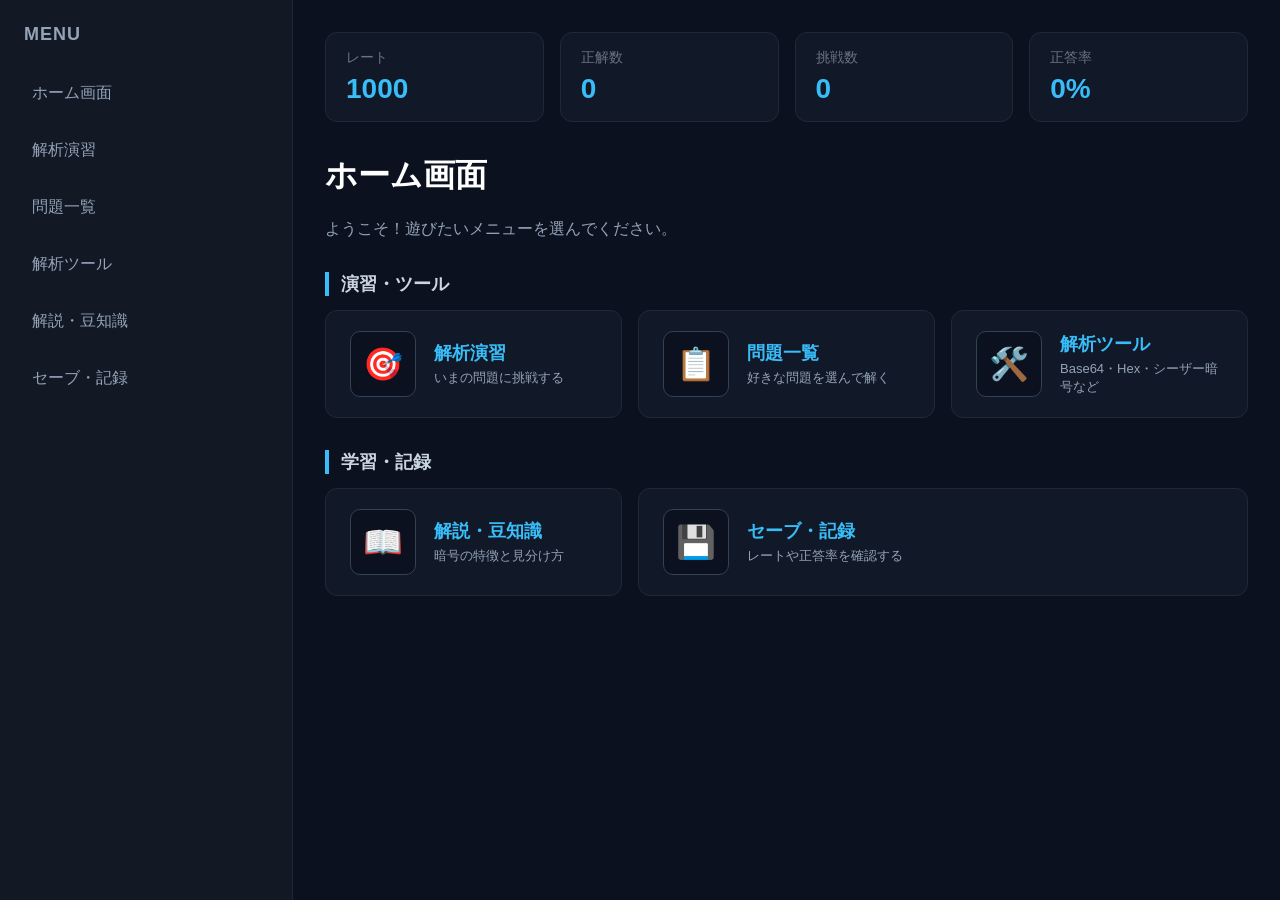
<file: index.html>
<!DOCTYPE html>
<html lang="ja">
<head>
  <meta charset="UTF-8">
  <title>CTFサイト</title>
  <link rel="stylesheet" href="style.css">
</head>
<body>

  <div class="app-container">

    <!-- サイドバー -->
    <aside class="sidebar">
      <h2>MENU</h2>
      <button class="nav-btn" onclick="showScreen('home-screen')">ホーム画面</button>
      <button class="nav-btn" onclick="showScreen('play-screen')">解析演習</button>
      <button class="nav-btn" onclick="showScreen('list-screen')">問題一覧</button>
      <button class="nav-btn" onclick="showScreen('tool-screen')">解析ツール</button>
      <button class="nav-btn" onclick="showScreen('commentary-screen')">解説・豆知識</button>
      <button class="nav-btn" onclick="showScreen('save-screen')">セーブ・記録</button>
    </aside>

    <!-- メインコンテンツ -->
    <main class="main-content">
      
      <!-- ステータス表示領域 -->
      <div class="status-container">
        <div class="status-card"><div class="status-label">レート</div><div class="status-value"><span id="user-rate">1000</span></div></div>
        <div class="status-card"><div class="status-label">正解数</div><div class="status-value"><span id="user-solved">0</span></div></div>
        <div class="status-card"><div class="status-label">挑戦数</div><div class="status-value"><span id="user-attempts">0</span></div></div>
        <div class="status-card"><div class="status-label">正答率</div><div class="status-value"><span id="user-accuracy">0%</span></div></div>
      </div>
      
      <!-- 1. ホーム画面 -->
      <div id="home-screen" class="page-screen active">
        <h1>ホーム画面</h1>
        <p class="home-lead">ようこそ！遊びたいメニューを選んでください。</p>

        <!-- セクション1：演習・ツール（3枚） -->
        <h2 class="home-section-title">演習・ツール</h2>
        <div class="home-grid">
          <button type="button" class="home-tile" onclick="showScreen('play-screen')">
            <span class="home-tile-icon">🎯</span>
            <span class="home-tile-name">解析演習</span>
            <span class="home-tile-desc">いまの問題に挑戦する</span>
          </button>
          <button type="button" class="home-tile" onclick="showScreen('list-screen')">
            <span class="home-tile-icon">📋</span>
            <span class="home-tile-name">問題一覧</span>
            <span class="home-tile-desc">好きな問題を選んで解く</span>
          </button>
          <button type="button" class="home-tile" onclick="showScreen('tool-screen')">
            <span class="home-tile-icon">🛠️</span>
            <span class="home-tile-name">解析ツール</span>
            <span class="home-tile-desc">Base64・Hex・シーザー暗号など</span>
          </button>
        </div>

        <!-- セクション2：学習・記録（2枚） -->
        <h2 class="home-section-title">学習・記録</h2>
        <div class="home-grid">
          <button type="button" class="home-tile" onclick="showScreen('commentary-screen')">
            <span class="home-tile-icon">📖</span>
            <span class="home-tile-name">解説・豆知識</span>
            <span class="home-tile-desc">暗号の特徴と見分け方</span>
          </button>
          <button type="button" class="home-tile home-tile-wide" onclick="showScreen('save-screen')">
            <span class="home-tile-icon">💾</span>
            <span class="home-tile-name">セーブ・記録</span>
            <span class="home-tile-desc">レートや正答率を確認する</span>
          </button>
        </div>
      </div>

      <!-- 2. 解析演習画面 -->
      <div id="play-screen" class="page-screen">
        <h1>解析演習</h1>
        <div class="exercise-card">
          <div class="exercise-header">
            <h3>現在の問題</h3>
            <!-- ========================================== -->
            <!-- ★変更: タイマーUIを難易度の左に移動し横並びに -->
            <!-- ========================================== -->
            <div style="display: flex; align-items: center; gap: 15px;">
              <div class="timer-ui">
                <span class="timer-display"><i class="fas fa-clock"></i> <span id="current-timer">00:00</span></span>
                <!-- ★変更: 停止中の表示は「開始」ではなく「再開」 -->
                <button id="timer-start-btn" class="timer-btn start"><i class="fas fa-play"></i> 再開</button>
                <button id="timer-reset-btn" class="timer-btn reset"><i class="fas fa-redo"></i></button>
              </div>
              <span id="difficulty" class="exercise-difficulty">難易度: 読み込み中...</span>
            </div>
          </div>
          <div class="exercise-body">
            <p id="question">問題が表示されます</p>
            <div class="question-header-controls">
            
            <!-- ヒント機能のドロップダウンエリア -->
            <div style="margin-top: 15px;">
              <button onclick="toggleHint()" style="background: none; border: none; color: #facc15; cursor: pointer; font-weight: bold; display: flex; align-items: center; gap: 5px; padding: 0; font-size: 14px; outline: none;">
                💡 ヒントを見る
              </button>
              <div id="hint-panel" style="max-height: 0px; overflow: hidden; transition: max-height 0.3s ease;">
                <div style="padding: 12px; margin-top: 10px; background-color: #1e293b; border-left: 4px solid #facc15; border-radius: 4px;">
                  <p id="hint-text" style="color: #cbd5e1; font-size: 14px; margin: 0; line-height: 1.5;"></p>
                </div>
              </div>
            </div>

          </div>
        </div>
        <div class="exercise-input-group">
          <input type="text" id="answer" class="exercise-input" placeholder="フラグを入力してください">
          <button onclick="checkAnswer()" class="exercise-submit-btn">送信</button>
        </div>
        <h2 id="result" style="margin-top: 20px; color: #0ea5e9;"></h2>

        <!-- 簡易解析ツール（ドロップダウン） -->
        <div style="margin-top: 40px; border-top: 1px solid #1f2937; padding-top: 20px;">
          <button type="button" class="exercise-submit-btn" onclick="toggleDropdown()" style="background-color: #1e293b; color: #38bdf8; border: 1px solid #334155; width: auto; display: flex; gap: 10px; align-items: center;">
            🛠️ 簡易解析ツール <span id="arrow-icon" class="arrow-icon">▼</span>
          </button>
          
          <div id="tools-dropdown" class="dropdown-container" style="margin-top: 15px;">
            <div style="margin-bottom: 15px;">
              <label style="font-size: 14px; color: #94a3b8; margin-right: 10px;">デコード方式:</label>
              <select id="inline-tool-selector" onchange="switchInlineTool()" style="padding: 8px; background: #111827; color: white; border: 1px solid #334155; border-radius: 6px; font-size: 14px; outline: none;">
                <option value="base64">Base64 デコーダー</option>
                <option value="base32">Base32 デコーダー</option>
                <option value="hex">Hex (16進数) デコーダー</option>
                <option value="binary">Binary (2進数) デコーダー</option>
                <option value="caesar">Caesar デコーダー</option>
                <option value="atbash">Atbash デコーダー</option>
                <option value="vigenere">Vigenere デコーダー</option>
                <option value="url">URL デコーダー</option>
                <option value="html">HTML デコーダー</option>
                <option value="ascii_dec">ASCII Decimal (10進数) デコーダー</option>
                <option value="hash">ハッシュ識別 (MD5/SHA1/SHA256)</option>
              </select>
            </div>

            <!-- Base64エリア -->
            <div id="inline-base64-area">
              <div style="display: flex; gap: 10px; align-items: center;">
                <input type="text" id="tool-base64-input" class="tool-input" placeholder="Base64文字列を入力">
                <button class="exercise-submit-btn" onclick="runBase64()">デコード</button>
              </div>
              <p id="tool-base64-result" style="margin-top: 10px; font-weight: bold;"></p>
              <img id="tool-base64-img" style="margin-top: 10px; max-width: 100%; display: none;">
            </div>

            <!-- Base32エリア -->
            <div id="inline-base32-area" style="display: none;">
              <div style="display: flex; gap: 10px; align-items: center;">
                <input type="text" id="tool-base32-input" class="tool-input" placeholder="Base32文字列を入力 (例: JBSWY3DPEBLW64TMMQQQ====)">
                <button class="exercise-submit-btn" onclick="runInlineBase32()">デコード</button>
              </div>
              <p id="tool-base32-result" style="margin-top: 10px; font-weight: bold;"></p>
            </div>

            <!-- Hexエリア -->
            <div id="inline-hex-area" style="display: none;">
              <div style="display: flex; gap: 10px; align-items: center;">
                <input type="text" id="tool-hex-input" class="tool-input" placeholder="例: 48 65 6c 6c 6f">
                <button class="exercise-submit-btn" onclick="runHex()">デコード</button>
              </div>
              <p id="tool-hex-result" style="margin-top: 10px; font-weight: bold;"></p>
            </div>

            <!-- Binaryエリア -->
            <div id="inline-binary-area" style="display: none;">
              <div style="display: flex; gap: 10px; align-items: center;">
                <input type="text" id="inline-binary-input" class="tool-input" placeholder="例: 01001000 01100101">
                <button class="exercise-submit-btn" onclick="runInlineBinary()">デコード</button>
              </div>
              <p id="inline-binary-result" style="margin-top: 10px; font-weight: bold;"></p>
            </div>

            <!-- Caesarエリア -->
            <div id="inline-caesar-area" style="display: none;">
              <div style="display: flex; gap: 10px; align-items: center;">
                <input type="text" id="inline-caesar-input" class="tool-input" placeholder="暗号文を入力 (例: Khoor)">
                <select id="inline-caesar-shift" style="padding: 8px; background: #111827; color: white; border: 1px solid #334155; border-radius: 6px;"></select>
                <button class="exercise-submit-btn" onclick="runInlineCaesar()">デコード</button>
              </div>
              <p id="inline-caesar-result" style="margin-top: 10px; font-weight: bold;"></p>
            </div>

            <!-- Atbashエリア -->
            <div id="inline-atbash-area" style="display: none;">
              <div style="display: flex; gap: 10px; align-items: center;">
                <input type="text" id="inline-atbash-input" class="tool-input" placeholder="暗号文を入力 (例: Svool)">
                <button class="exercise-submit-btn" onclick="runInlineAtbash()">デコード</button>
              </div>
              <p id="inline-atbash-result" style="margin-top: 10px; font-weight: bold;"></p>
            </div>

            <!-- Vigenereエリア -->
            <div id="inline-vigenere-area" style="display: none;">
              <div style="display: flex; gap: 10px; align-items: center; flex-wrap: wrap;">
                <input type="text" id="inline-vigenere-input" class="tool-input" placeholder="暗号文を入力">
                <input type="text" id="inline-vigenere-key" class="tool-input" placeholder="鍵 (Key) を入力" style="max-width: 150px;">
                <button class="exercise-submit-btn" onclick="runInlineVigenere()">デコード</button>
              </div>
              <p id="inline-vigenere-result" style="margin-top: 10px; font-weight: bold;"></p>
            </div>

            <!-- URLエリア -->
            <div id="inline-url-area" style="display: none;">
              <div style="display: flex; gap: 10px; align-items: center;">
                <input type="text" id="inline-url-input" class="tool-input" placeholder="例: %48%65%6c%6c%6f">
                <button class="exercise-submit-btn" onclick="runInlineUrl()">デコード</button>
              </div>
              <p id="inline-url-result" style="margin-top: 10px; font-weight: bold;"></p>
            </div>

            <!-- HTMLエリア -->
            <div id="inline-html-area" style="display: none;">
              <div style="display: flex; gap: 10px; align-items: center;">
                <input type="text" id="inline-html-input" class="tool-input" placeholder="例: &lt;script&gt;">
                <button class="exercise-submit-btn" onclick="runInlineHtml()">デコード</button>
              </div>
              <p id="inline-html-result" style="margin-top: 10px; font-weight: bold;"></p>
            </div>

            <!-- ASCII Decimalエリア -->
            <div id="inline-ascii_dec-area" style="display: none;">
              <div style="display: flex; gap: 10px; align-items: center;">
                <input type="text" id="inline-ascii_dec-input" class="tool-input" placeholder="例: 70 76 65 71 123">
                <button class="exercise-submit-btn" onclick="runInlineAsciiDec()">デコード</button>
              </div>
              <p id="inline-ascii_dec-result" style="margin-top: 10px; font-weight: bold;"></p>
            </div>

            <!-- Hash識別エリア -->
            <div id="inline-hash-area" style="display: none;">
              <div style="display: flex; gap: 10px; align-items: center;">
                <input type="text" id="inline-hash-input" class="tool-input" placeholder="ハッシュ値を入力 (MD5 / SHA1 / SHA256)">
                <button class="exercise-submit-btn" onclick="runInlineHash()">識別</button>
              </div>
              <p id="inline-hash-result" style="margin-top: 10px; font-weight: bold;"></p>
            </div>

          </div>
        </div>
      </div>
</div>
      <!-- 3. 問題一覧画面 -->
      <div id="list-screen" class="page-screen">
        <h1>問題一覧</h1>
        <p style="color: #94a3b8;">解きたい問題を選択してください。</p>
        <div id="question-list" style="display: grid; grid-template-columns: repeat(auto-fill, minmax(200px, 1fr)); gap: 15px; margin-top: 20px;"></div>
      </div>

      <!-- 4. 解析ツール (独立画面) -->
      <div id="tool-screen" class="page-screen">
        <h1>解析ツール</h1>
        
        <div class="exercise-card" style="max-width: 600px;">
          <div style="margin-bottom: 16px;">
            <label style="color: #94a3b8; display: block; margin-bottom: 8px; font-weight: bold;">使用するツールを選択:</label>
            <select id="tool-select" onchange="switchMainTool()" style="padding: 10px; background-color: #111827; color: white; border: 1px solid #334155; border-radius: 6px; font-size: 16px; width: 100%;">
              <option value="base64">Base64 デコード</option>
              <option value="base32">Base32 デコード</option>
              <option value="hex">Hex (16進数) デコード</option>
              <option value="binary">Binary (2進数) デコード</option>
              <option value="caesar">Caesar (シーザー暗号) デコード</option>
              <option value="atbash">Atbash (アトバシュ暗号) デコード</option>
              <option value="vigenere">Vigenere (ヴィジュネル暗号) 解読</option>
              <option value="url">URL デコード</option>
              <option value="html">HTMLエンティティ デコード</option>
              <option value="ascii_dec">ASCII Decimal (10進数) デコード</option>
              <option value="hash">ハッシュ値 識別 (MD5 / SHA1 / SHA256)</option>
            </select>
          </div>

          <!-- 入力エリア -->
          <div style="margin-bottom: 16px;">
            <textarea id="tool-input" rows="4" class="tool-input" style="width: 100%; box-sizing: border-box;" placeholder="変換したい文字列を入力..."></textarea>
          </div>

          <!-- オプション入力（シフト数や鍵） -->
          <div id="tool-extra-caesar" style="display: none; margin-bottom: 16px;">
            <label style="color: #94a3b8; margin-right: 10px;">シフト量:</label>
            <select id="tool-caesar-shift-select" style="padding: 8px; background: #111827; color: white; border: 1px solid #334155; border-radius: 6px;"></select>
          </div>

          <div id="tool-extra-vigenere" style="display: none; margin-bottom: 16px;">
            <input type="text" id="tool-vigenere-key" class="tool-input" placeholder="鍵 (Key) を入力">
          </div>

          <!-- 実行ボタン -->
          <button onclick="runSelectedMainTool()" class="exercise-submit-btn" style="width: 100%; font-weight: bold; margin-bottom: 16px;">実行</button>

          <!-- 結果表示エリア -->
          <div>
            <p id="tool-main-result" style="font-family: monospace; background-color: #111827; padding: 12px 16px; border-radius: 6px; border: 1px solid #1f2937; min-height: 24px; color: #00ffcc; word-break: break-all; margin: 0;"></p>
            <img id="tool-main-img" style="margin-top: 10px; max-width: 100%; display: none;">
          </div>
        </div>
      </div>

      <!-- 5. 解説・豆知識画面 -->
      <div id="commentary-screen" class="page-screen">
        <h1>暗号の解説 ＆ 豆知識</h1>
        <p style="color: #94a3b8; margin-bottom: 24px;">CTFでよく狙われる主要な形式の特徴と、解析に役立つ豆知識です。</p>

        <div class="exercise-card">
          <div class="exercise-header">
            <h3 style="color: #38bdf8;">📝 Base64（ベースロクヨン）</h3>
            <span class="exercise-difficulty">頻出度: ★★★</span>
          </div>
          <div class="exercise-body">
            <p><strong>【特徴】</strong> データを「A〜Z」「a〜z」「0〜9」と「+」「/」の**計64種類の文字**だけで表現する形式です。厳密には暗号ではなく、データを扱いやすくするための「エンコード（符号化）」です。</p>
            <p><strong>【豆知識・見分け方】</strong></p>
            <ul>
              <li>末尾に <code style="color: #00ffcc;">=</code> や <code style="color: #00ffcc;">==</code> というパディング（穴埋め文字）がついていることが多い。</li>
              <li>アルファベットの大文字・小文字・数字がランダムに混ざっている。</li>
              <li>CTFでは、画像データ（PNGなど）をBase64に変換して問題に埋め込む手法が非常によく使われます。</li>
            </ul>
          </div>
        </div>

        <div class="exercise-card">
          <div class="exercise-header">
            <h3 style="color: #38bdf8;">🔠 Base32（ベースサンニ）</h3>
            <span class="exercise-difficulty">頻出度: ★★☆</span>
          </div>
          <div class="exercise-body">
            <p><strong>【特徴】</strong> データを「A〜Z」の26文字と「2〜7」の6文字、計32種類の文字で表現するエンコード方式です。Base64と似ていますが、大文字のみで構成されるのが特徴です。</p>
            <p><strong>【豆知識・見分け方】</strong></p>
            <ul>
              <li>小文字が一切含まれず、数字も「2〜7」しか使われません（0, 1, 8, 9は不使用）。</li>
              <li>末尾に <code style="color: #00ffcc;">=</code>（パディング）がつくことがありますが、Base64よりも多く連続すること（===など）があります。</li>
              <li>CTFでは、一見すると大文字ばかりの謎の文字列として出題されることが多いです。</li>
            </ul>
          </div>
        </div>

        <div class="exercise-card">
          <div class="exercise-header">
            <h3 style="color: #38bdf8;">🔢 Hex（16進数表記）</h3>
            <span class="exercise-difficulty">頻出度: ★★★</span>
          </div>
          <div class="exercise-body">
            <p><strong>【特徴】</strong> コンピュータの生データを人間の目に見えるように、**「0〜9」と「a〜f（またはA〜F）」の16種類の文字**で表現したものです。2文字で「1バイト」のデータを表します。</p>
            <p><strong>【豆知識・見分け方】</strong></p>
            <ul>
              <li>文字の中に <code style="color: #00ffcc;">g</code> 以降のアルファベット（g, h, i...など）が**絶対に出てこない**のが最大の特徴。</li>
              <li>先頭に <code style="color: #00ffcc;">0x</code> がついていたり、2文字ごとにスペースで区切られていることが多い。</li>
              <li>CTFでは、ファイルの先頭データ（マジックナンバー）をHexで読み解き、隠されたファイル形式（PNGなら <code style="color: #00ffcc;">89 50 4E 47</code>）を突き止める際に必須の知識になります。</li>
            </ul>
          </div>
        </div>
        
        <div class="exercise-card">
          <div class="exercise-header">
            <h3 style="color: #38bdf8;">🔟 ASCII Decimal（10進数）</h3>
            <span class="exercise-difficulty">頻出度: ★★☆</span>
          </div>
          <div class="exercise-body">
            <p><strong>【特徴】</strong> 文字をコンピュータで扱うための「ASCIIコード」を、私たちが日常的に使う10進数（0〜9の数字）で表したものです。</p>
            <p><strong>【豆知識・見分け方】</strong></p>
            <ul>
              <li><code style="color: #00ffcc;">65</code>（A）から <code style="color: #00ffcc;">122</code>（z）あたりの2桁〜3桁の数字がスペース区切りで並んでいるのが最大の特徴です。</li>
              <li>CTFのフラグ形式（CTF{...}）によく使われる文字は、<code style="color: #00ffcc;">67 84 70 123</code> のように見えます（67=C, 84=T, 70=F, 123={）。</li>
              <li>単なる数字の羅列に見えるため、Hex（16進数）やOctal（8進数）と間違えないよう数値の範囲を観察するのがコツです。</li>
            </ul>
          </div>
        </div>

        <div class="exercise-card">
          <div class="exercise-header">
            <h3 style="color: #38bdf8;">💻 Binary（2進数表記）</h3>
            <span class="exercise-difficulty">頻出度: ★★☆</span>
          </div>
          <div class="exercise-body">
            <p><strong>【特徴】</strong> コンピュータの最小単位である**「0」と「1」だけ**で表現されたデータです。ASCIIコードでは、通常8桁（1バイト）のペアで1つのアルファベットや記号を表します。</p>
            <p><strong>【豆知識・見分け方】</strong></p>
            <ul>
              <li><code style="color: #00ffcc;">01000001</code> のように、「0」と「1」しか出現しないのが最大の特徴。</li>
              <li>8桁（または8の倍数の桁数）ごとにスペースで区切られていることが多い。</li>
              <li>CTFでは、通信の生データ解析やシリアル通信のキャプチャデータなどで頻出します。</li>
            </ul>
          </div>
        </div>

        <div class="exercise-card">
          <div class="exercise-header">
            <h3 style="color: #38bdf8;">🏛️ Caesar 暗号（シーザー暗号）</h3>
            <span class="exercise-difficulty">頻出度: ★★☆</span>
          </div>
          <div class="exercise-body">
            <p><strong>【特徴】</strong> アルファベットを指定した文字数分だけ「ずらす」古典的な暗号方式です。</p>
            <p><strong>【豆知識・見分け方】</strong></p>
            <ul>
              <li>文字数（26文字）が決まっているため、最大25パターンを試す「ブルートフォース（総当たり）」で簡単に解読可能です。</li>
              <li>13文字ずらす設定は特に <code style="color: #00ffcc;">ROT13</code> と呼ばれ、ネット上のネタバレ防止にも広く使われています。</li>
            </ul>
          </div>
        </div>

        <div class="exercise-card">
          <div class="exercise-header">
            <h3 style="color: #38bdf8;">🔄 Atbash 暗号（アトバシュ暗号）</h3>
            <span class="exercise-difficulty">頻出度: ★☆☆</span>
          </div>
          <div class="exercise-body">
            <p><strong>【特徴】</strong> アルファベットの順序を完全に対称に反転させる暗号です（A ↔ Z、B ↔ Y ...）。</p>
            <p><strong>【豆知識・見分け方】</strong></p>
            <ul>
              <li>暗号化と復号化（元の文に戻す処理）が全く同じアルゴリズムで行える特徴を持っています。</li>
            </ul>
          </div>
        </div>

        <div class="exercise-card">
          <div class="exercise-header">
            <h3 style="color: #38bdf8;">🗝️ Vigenere 暗号（ヴィジュネル暗号）</h3>
            <span class="exercise-difficulty">頻出度: ★★☆</span>
          </div>
          <div class="exercise-body">
            <p><strong>【特徴】</strong> 「鍵（Key）」となるキーワードの各文字を使って、アルファベットのずらし量を文字ごとに変化させる古典的な多表式暗号です。</p>
            <p><strong>【豆知識・見分け方】</strong></p>
            <ul>
              <li>暗号文と同時に「KEY」や「SECRET」といった文字列（鍵）が与えられるのが特徴。</li>
              <li>シーザー暗号と異なり、同じ文字でも位置によって異なる文字に暗号化されるため解読が少し複雑になります。</li>
              <li>記号（<code style="color: #00ffcc;">_</code> や <code style="color: #00ffcc;">{</code> など）はシフト処理を行わず、鍵の進みもスキップするのが標準的なルールです。</li>
            </ul>
          </div>
        </div>

        <div class="exercise-card">
          <div class="exercise-header">
            <h3 style="color: #38bdf8;">🌐 URLエンコード（パーセントエンコーディング）</h3>
            <span class="exercise-difficulty">頻出度: ★★★</span>
          </div>
          <div class="exercise-body">
            <p><strong>【特徴】</strong> Webブラウザのアドレスバーなどで、スペースや特殊文字を安全に送信するために**「% + 16進数2桁」**に変換する方式です。</p>
            <p><strong>【豆知識・見分け方】</strong></p>
            <ul>
              <li>文字列の中に <code style="color: #00ffcc;">%20</code> や <code style="color: #00ffcc;">%48%65%6c</code> のように <code style="color: #00ffcc;">%</code> が連続して出現するのが目印。</li>
              <li>Webセキュリティの分野（SQLインジェクションやXSSなどの攻撃ペイロード分析）で頻繁に遭遇します。</li>
            </ul>
          </div>
        </div>

        <div class="exercise-card">
          <div class="exercise-header">
            <h3 style="color: #38bdf8;">🏷️ HTMLエンティティ（実体参照）</h3>
            <span class="exercise-difficulty">頻出度: ★★☆</span>
          </div>
          <div class="exercise-body">
            <p><strong>【特徴】</strong> Webページ上でタグとして誤認される可能性のある記号（<code style="color: #00ffcc;">&lt;</code> や <code style="color: #00ffcc;">&gt;</code> など）を、安全に画面表示するために特殊な文字列へとエスケープする形式です。</p>
            <p><strong>【豆知識・見分け方】</strong></p>
            <ul>
              <li>先頭が <code style="color: #00ffcc;">&</code>（アンパサンド）で始まり、末尾が <code style="color: #00ffcc;">;</code>（セミコロン）で終わるのが基本形（例: <code style="color: #00ffcc;">&amp;lt;</code> = <code style="color: #00ffcc;">&lt;</code>）。</li>
              <li>Webサイトのソースコードを読み解くCTF問題（Webジャンル）でよく出題されます。</li>
            </ul>
          </div>
        </div>

        <div class="exercise-card">
          <div class="exercise-header">
            <h3 style="color: #38bdf8;">🔒 暗号学的ハッシュ値（Hash）</h3>
            <span class="exercise-difficulty">頻出度: ★★★</span>
          </div>
          <div class="exercise-body">
            <p><strong>【特徴】</strong> 入力データから固定長の不可逆な値を生成するアルゴリズムです。元データへの復元は基本的に不可能で、文字の長さ（桁数）でアルゴリズムを推測します。</p>
            <p><strong>【豆知識・見分け方】</strong></p>
            <ul>
              <li><strong>MD5:</strong> 32桁の16進数（128ビット）</li>
              <li><strong>SHA-1:</strong> 40桁の16進数（160ビット）</li>
              <li><strong>SHA-256:</strong> 64桁の16進数（256ビット）</li>
              <li>16進数（0〜9, a〜f）のみで構成されており、桁数を見るだけで一発で識別できます。</li>
            </ul>
          </div>
        </div>

      </div>

      <!-- 6. セーブ・記録画面 -->
      <div id="save-screen" class="page-screen">
        <h1>セーブ・記録</h1>
        <p style="color: #94a3b8; margin-bottom: 20px;">現在のあなたのプレイ実績です。回答するたびに自動保存（オートセーブ）されます。</p>

        <div class="exercise-card" style="max-width: 500px;">
          <div style="line-height: 2.2; font-size: 16px;">
            <p>現在のレート: <strong id="save-rate" style="color: #00ffcc; font-size: 20px;">1000</strong></p>
            <p>クリア問題数: <strong id="save-solved" style="color: #00ffcc; font-size: 20px;">0</strong></p>
            <p>総解答試行数: <strong id="save-attempts" style="color: #00ffcc; font-size: 20px;">0</strong></p>
            <p>現在の正答率: <strong id="save-accuracy" style="color: #00ffcc; font-size: 20px;">0%</strong></p>
          </div>
                  <!--★ 既存の正答率の下に追加 -->
          <div class="stat-row divider">
            <span>総経過時間 (計測時間):</span>
            <div class="stat-time-col">
              <span id="total-time-ja" class="highlight-green">0分00秒</span>
              <span id="total-time-ms" class="sub-text">(00:00)</span>
            </div>
          </div>
          <div class="stat-row">
            <span>現在の問題の計測タイム:</span>
            <span id="current-quest-time" class="highlight-blue">00:00</span>
          </div>
          
          <!-- クリアタイム記録一覧 -->
          <div class="clear-time-container">
            <p class="clear-time-title">クリアタイム記録一覧:</p>
            <ul id="clear-time-list" class="clear-time-list">
              <!-- JSで動的に追加される要素の例 -->
            </ul>
          </div>
          <!-- ★追加: セーブ・リセット操作ボタン領域 -->
          <div style="margin-top: 24px; border-top: 1px solid #1f2937; padding-top: 20px; display: flex; gap: 12px; flex-wrap: wrap;">
            <button type="button" onclick="manualSaveData()" class="exercise-submit-btn" style="background-color: #0284c7;">
              💾 手動セーブ
            </button>
            <button type="button" onclick="resetSaveData()" class="exercise-submit-btn" style="background-color: #dc2626;">
              🗑️ データリセット（消去）
            </button>
          </div>

          <!-- ★追加: 保存/消去完了時の通知メッセージ -->
          <p id="save-msg" style="margin-top: 15px; font-weight: bold; min-height: 20px;"></p>
        </div>
      </div>

    </main>
  </div>
  
  <script src="script.js"></script>
</body>
</html>
</file>
<file: style.css>
/* ==========================================
   1. 画面全体の基本設定（目標の色：深い紺黒）
   ========================================== */
html, body {
  margin: 0;
  padding: 0;
  height: 100%;
  font-family: "Segoe UI", -apple-system, BlinkMacSystemFont, Roboto, "Yu Gothic", sans-serif;
  background-color: #0b111e; /* 目標画像と同じ、深みのあるダークネイビー */
  color: #ffffff;            /* 文字は白 */
  overflow: hidden;          /* 画面全体の変なスクロールを防ぐ */
}

/* 画面を綺麗に「横並び」にする魔法 */
.app-container {
  display: flex;
  height: 100vh;
}

/* ==========================================
   2. 左側：サイドバー（ツートンカラー仕様）
   ========================================== */
.sidebar {
  width: 260px;               /* 幅を260pxに微調整 */
  background-color: #121824;  /* メイン画面より少し明るい絶妙な紺色 */
  padding: 24px 16px;         /* 余白を広げてスタイリッシュに */
  border-right: 1px solid #1e2638; /* より細くスマートな境界線 */
  display: flex;
  flex-direction: column;
}

.sidebar h2 {
  font-size: 18px;
  color: #94a3b8;
  margin-top: 0;
  margin-bottom: 24px;
  padding-left: 8px;
  letter-spacing: 1px;
}

/* サイドバーのボタン：普段は背景を透明に */
.nav-btn {
  display: block;
  width: 100%;
  padding: 14px 16px;
  margin-bottom: 8px;
  background-color: transparent; 
  color: #94a3b8;               /* 落ち着いたグレー文字 */
  border: none;
  border-radius: 8px;           /* 少し角丸を大きく */
  font-size: 16px;
  text-align: left;
  cursor: pointer;
  transition: all 0.2s;
}

.nav-btn:hover {
  background-color: #1e293b;    /* 少し明るい紺色の背景が浮き出る */
  color: #38bdf8;               /* 鮮やかな水色に光る */
}

/* ==========================================
   3. 上部：ステータスカード（レート・正解数など）
   ========================================== */
.status-container {
  display: grid;
  grid-template-columns: repeat(4, 1fr); 
  gap: 16px;
  margin-bottom: 32px;
}

.status-card {
  background-color: #111827;     /* カードの背景 */
  border: 1px solid #1f2937;    /* 細い枠線 */
  border-radius: 12px;          /* 丸みのある角 */
  padding: 16px 20px;
}

.status-label {
  font-size: 14px;
  color: #6b7280;               /* ラベルは目立たないグレー */
  margin-bottom: 6px;
}

.status-value {
  font-size: 28px;
  font-weight: bold;
  color: #38bdf8;               /* 数字はサイバーなライトブルー */
}

/* ==========================================
   4. 右側：メインコンテンツと画面切り替え
   ========================================== */
.main-content {
  flex: 1;
  padding: 32px;
  overflow-y: auto;             /* スクロールはここだけでする */
}

.page-screen {
  display: none;
}
.page-screen.active {
  display: block;
}

/* ==========================================
   5. 解析演習・共通パーツ用の装飾
   ========================================== */
.exercise-card {
  background-color: #111827;
  border: 1px solid #1f2937;
  border-radius: 12px;
  padding: 24px;
  margin-bottom: 20px;
}

.exercise-header {
  display: flex;
  justify-content: space-between;
  align-items: center;
  border-bottom: 1px solid #1f2937;
  padding-bottom: 12px;
  margin-bottom: 16px;
}

.exercise-header h3 {
  margin: 0;
  font-size: 18px;
  color: #ffffff;
}

.exercise-difficulty {
  font-size: 14px;
  color: #38bdf8;
  font-weight: bold;
}

.exercise-body {
  color: #94a3b8;
  font-size: 15px;
  line-height: 1.6;
}

/* 入力欄グループ・個別パーツ */
.exercise-input-group {
  display: flex;
  gap: 12px;
  align-items: center;
  max-width: 500px; 
}

/* 共通で使うダークな入力フォーム */
.exercise-input, .tool-input {
  width: 100%;
  max-width: 380px;
  padding: 12px;
  font-size: 16px;
  background-color: #111827;
  border: 1px solid #334155;
  border-radius: 8px;
  color: #ffffff;
  outline: none;
  transition: border-color 0.2s;
  box-sizing: border-box;
}

.exercise-input:focus, .tool-input:focus {
  border-color: #38bdf8; 
}

/* 共通で使うサイバーブルーのボタン */
.exercise-submit-btn {
  padding: 12px 24px;
  font-size: 16px;
  font-weight: bold;
  cursor: pointer;
  background-color: #2563eb;
  color: #ffffff;
  border: none;
  border-radius: 8px;
  transition: background-color 0.2s;
  white-space: nowrap;
}

.exercise-submit-btn:hover {
  background-color: #1d4ed8;
}

/* 解答欄下のアコーディオン用コンテナ */
.dropdown-container {
  max-height: 0;
  overflow: hidden;
  transition: max-height 0.25s ease-out;
}

/* ==========================================
   6. 解析ツール画面（単体・インライン共通）の装飾
   ========================================== */
#tool-base64-img, #independent-base64-img {
  min-width: 150px;
  min-height: 150px;
  border: 2px dashed #334155;  
  image-rendering: pixelated;
  background-color: #111827;
}

#tool-base64-result, #tool-hex-result, 
#independent-base64-result, #independent-hex-result {
  font-family: monospace;
  background-color: #111827;
  padding: 12px 16px;
  border-radius: 6px;
  border: 1px solid #1f2937;
  display: inline-block;
}
/* （これまでのスタイルを維持したまま、一番下に追加してください） */

/* 解説画面内の箇条書きリストの装飾 */
.commentary-screen ul {
  list-style-type: none;
  padding-left: 0;
}

.exercise-body ul li {
  position: relative;
  padding-left: 20px;
  margin-bottom: 8px;
  color: #cbd5e1;
}

/* 箇条書きの点をサイバーな四角ポインタにする装飾 */
.exercise-body ul li::before {
  content: "■";
  position: absolute;
  left: 0;
  color: #38bdf8;
  font-size: 10px;
  top: 2px;
}

.exercise-body code {
  background-color: #0b111e;
  padding: 2px 6px;
  border-radius: 4px;
  font-family: monospace;
}


/* ==========================================
   ★【追加】7. 問題一覧画面（目次風リスト）
   ========================================== */
.question-list {
  display: flex;
  flex-direction: column;
  gap: 4px;
  margin-top: 20px;
  max-width: 800px;
}

/* 1問 = 1行 */
.question-row {
  display: flex;
  align-items: center;
  gap: 16px;
  width: 100%;
  padding: 14px 16px;
  background-color: transparent;
  border: none;
  border-bottom: 1px solid #1f2937;
  border-radius: 8px;
  color: #cbd5e1;
  font-family: inherit;
  text-align: left;
  cursor: pointer;
  transition: background-color 0.2s;
}

.question-row:hover {
  background-color: #1e293b;
}

/* 番号（Q 1） */
.question-row-label {
  flex: 0 0 56px;
  font-size: 18px;
  font-weight: bold;
  color: #38bdf8;
}

/* 問題文プレビュー（2行まで表示して省略） */
.question-row-text {
  flex: 1 1 auto;
  min-width: 0;
  font-size: 15px;
  line-height: 1.5;
  display: -webkit-box;
  -webkit-line-clamp: 2;
  line-clamp: 2;
  -webkit-box-orient: vertical;
  overflow: hidden;
}

/* 点線（目次の「……」） */
.question-row-leader {
  flex: 0 1 60px;
  min-width: 20px;
  border-bottom: 1px dashed #334155;
}

/* 難易度 */
.question-row-meta {
  flex: 0 0 64px;
  text-align: right;
  font-size: 14px;
  font-weight: bold;
  color: #94a3b8;
}

/* クリア済み */
.question-row.cleared .question-row-label,
.question-row.cleared .question-row-meta {
  color: #00ffcc;
}
.question-row.cleared .question-row-text {
  color: #64748b;
}

/* ==========================================
   ★【追加】8. ホーム画面（タイル型メニュー）
   ========================================== */
.home-lead {
  color: #94a3b8;
  margin-bottom: 8px;
}

.home-section-title {
  font-size: 18px;
  color: #cbd5e1;
  margin: 32px 0 14px;
  padding-left: 12px;
  border-left: 4px solid #38bdf8;   /* 見出し左の水色ライン */
}

/* ★変更: 3列の格子。上下のセクションで列がそろう
   （2段目の「セーブ・記録」は2列分の幅で、1段目の「問題一覧」の真下から右端まで広がる） */
.home-grid {
  display: grid;
  grid-template-columns: repeat(3, 1fr);
  gap: 16px;
}

.home-tile-wide {
  grid-column: span 2;   /* ★追加: 2列分の幅にする */
}

/* 画面が狭いときは列数を減らす */
@media (max-width: 1100px) {
  .home-grid { grid-template-columns: repeat(2, 1fr); }
}
@media (max-width: 700px) {
  .home-grid { grid-template-columns: 1fr; }
  .home-tile-wide { grid-column: span 1; }
}

/* ★変更: 横長タイル（左にアイコン、右に名前と説明）。広い画面でも間延びしない */
.home-tile {
  display: grid;
  grid-template-columns: 64px 1fr;
  grid-template-areas:
    "icon name"
    "icon desc";
  column-gap: 20px;
  row-gap: 4px;
  align-items: center;
  padding: 20px 24px;
  text-align: left;
  background-color: #111827;
  border: 1px solid #1f2937;
  border-radius: 12px;
  color: #ffffff;
  font-family: inherit;
  cursor: pointer;
  transition: background-color 0.15s, border-color 0.15s, transform 0.15s;
}

.home-tile:hover {
  background-color: #16233a;
  border-color: #38bdf8;
  transform: translateY(-2px);
}

.home-tile:active {
  transform: translateY(0);
}

/* アイコンを入れる角丸の四角 */
.home-tile-icon {
  grid-area: icon;
  display: flex;
  align-items: center;
  justify-content: center;
  width: 64px;
  height: 64px;
  font-size: 32px;
  background-color: #0b111e;
  border: 1px solid #334155;
  border-radius: 10px;
}

.home-tile-name {
  grid-area: name;
  align-self: end;
  font-size: 18px;
  font-weight: bold;
  color: #38bdf8;
}

.home-tile-desc {
  grid-area: desc;
  align-self: start;
  font-size: 13px;
  color: #94a3b8;
}
/* --- ★タイマーUI (解析演習画面) --- */
.question-header-controls {
  display: flex;
  align-items: center;
  gap: 15px;
}
.timer-ui {
  display: flex;
  align-items: center;
  background-color: #1a2332;
  border-radius: 6px;
  padding: 4px 8px;
  border: 1px solid #2a3548;
}
.timer-display {
  font-family: monospace;
  font-size: 14px;
  margin-right: 12px;
  color: #a0aec0;
}
.timer-btn {
  background: none;
  border: none;
  border-radius: 4px;
  cursor: pointer;
  padding: 4px 8px;
  font-size: 12px;
  color: #fff;
  transition: 0.2s;
}
.timer-btn.start {
  background-color: #0d8050;
  margin-right: 5px;
}
.timer-btn.start:hover { background-color: #0b6b43; }
.timer-btn.reset {
  color: #4a5568;
}
.timer-btn.reset:hover { color: #a0aec0; }

/* --- ★記録画面 (セーブ・記録画面) --- */
.stat-row {
  display: flex;
  justify-content: space-between;
  align-items: center;
  padding: 12px 0;
  border-bottom: 1px solid #2a3548;
}
.stat-row.divider {
  border-top: 1px solid #2a3548;
  margin-top: 10px;
}
.stat-time-col {
  text-align: right;
  display: flex;
  flex-direction: column;
}
.highlight-green {
  color: #00d28f;
  font-weight: bold;
  font-size: 18px;
}
.highlight-blue {
  color: #4299e1;
  font-weight: bold;
  font-size: 16px;
  font-family: monospace;
}
.sub-text {
  color: #718096;
  font-size: 12px;
  font-family: monospace;
}

/* ★クリアタイム記録一覧 */
.clear-time-container {
  margin-top: 20px;
}
.clear-time-title {
  font-size: 13px;
  color: #a0aec0;
  margin-bottom: 10px;
}
.clear-time-list {
  list-style: none;
  padding: 0;
  margin: 0;
}
.clear-time-list li {
  background-color: #131a26;
  border: 1px solid #2a3548;
  border-radius: 6px;
  padding: 10px 15px;
  display: flex;
  justify-content: space-between;
  align-items: center;
  margin-bottom: 8px;
  font-size: 13px;
}
.quest-title {
  color: #e2e8f0;
  white-space: nowrap;
  overflow: hidden;
  text-overflow: ellipsis;
  max-width: 70%;
}
.time-badge {
  color: #00d28f;
  font-family: monospace;
}
</file>
